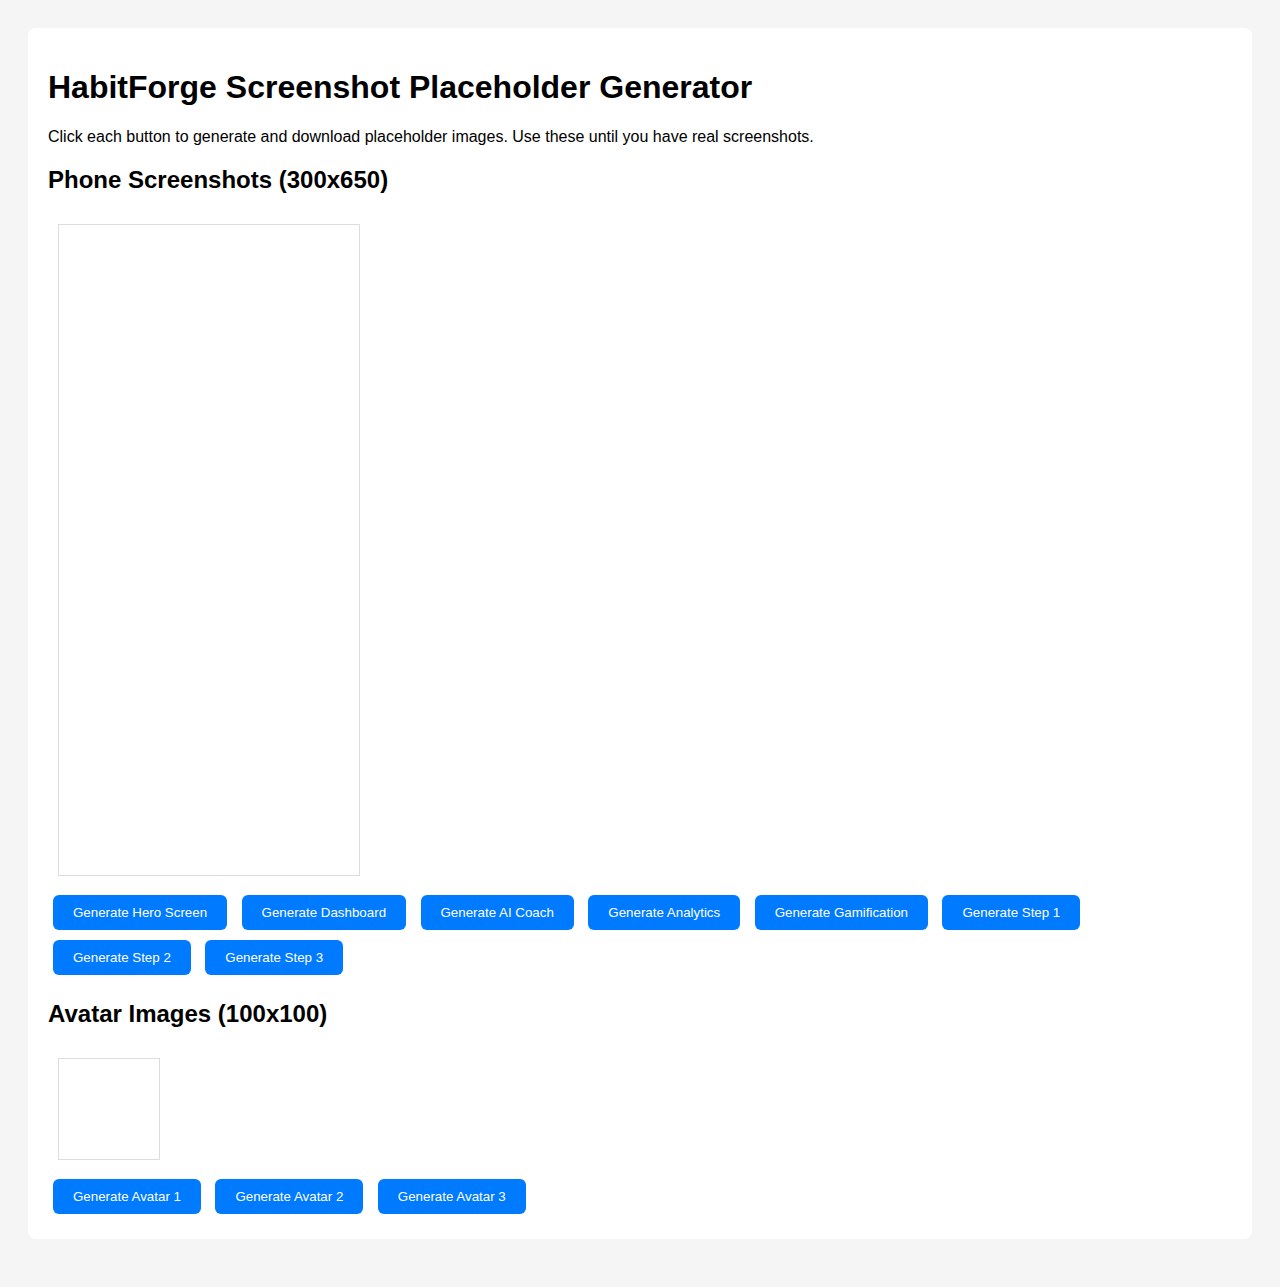
<file: placeholder-generator.html>
<!DOCTYPE html>
<html lang="en">
<head>
    <meta charset="UTF-8">
    <title>Screenshot Placeholder Generator</title>
    <style>
        body {
            font-family: -apple-system, BlinkMacSystemFont, 'Segoe UI', Roboto, sans-serif;
            padding: 20px;
            background: #f5f5f5;
        }
        .generator {
            background: white;
            padding: 20px;
            border-radius: 8px;
            margin-bottom: 20px;
        }
        canvas {
            border: 1px solid #ddd;
            margin: 10px;
        }
        button {
            background: #007AFF;
            color: white;
            border: none;
            padding: 10px 20px;
            border-radius: 6px;
            cursor: pointer;
            margin: 5px;
        }
        button:hover {
            background: #0051D5;
        }
    </style>
</head>
<body>
    <div class="generator">
        <h1>HabitForge Screenshot Placeholder Generator</h1>
        <p>Click each button to generate and download placeholder images. Use these until you have real screenshots.</p>
        
        <h2>Phone Screenshots (300x650)</h2>
        <canvas id="phone" width="300" height="650"></canvas>
        <br>
        <button onclick="generateHero()">Generate Hero Screen</button>
        <button onclick="generateDashboard()">Generate Dashboard</button>
        <button onclick="generateAICoach()">Generate AI Coach</button>
        <button onclick="generateAnalytics()">Generate Analytics</button>
        <button onclick="generateGamification()">Generate Gamification</button>
        <button onclick="generateStep(1)">Generate Step 1</button>
        <button onclick="generateStep(2)">Generate Step 2</button>
        <button onclick="generateStep(3)">Generate Step 3</button>
        
        <h2>Avatar Images (100x100)</h2>
        <canvas id="avatar" width="100" height="100"></canvas>
        <br>
        <button onclick="generateAvatar(1)">Generate Avatar 1</button>
        <button onclick="generateAvatar(2)">Generate Avatar 2</button>
        <button onclick="generateAvatar(3)">Generate Avatar 3</button>
    </div>

    <script>
        const phoneCanvas = document.getElementById('phone');
        const phoneCtx = phoneCanvas.getContext('2d');
        const avatarCanvas = document.getElementById('avatar');
        const avatarCtx = avatarCanvas.getContext('2d');

        function downloadCanvas(canvas, filename) {
            const link = document.createElement('a');
            link.download = filename;
            link.href = canvas.toDataURL();
            link.click();
        }

        function generateHero() {
            const gradient = phoneCtx.createLinearGradient(0, 0, 300, 650);
            gradient.addColorStop(0, '#007AFF');
            gradient.addColorStop(1, '#5856D6');
            phoneCtx.fillStyle = gradient;
            phoneCtx.fillRect(0, 0, 300, 650);
            
            phoneCtx.fillStyle = 'white';
            phoneCtx.font = 'bold 24px -apple-system, sans-serif';
            phoneCtx.textAlign = 'center';
            phoneCtx.fillText('HabitForge', 150, 100);
            phoneCtx.font = '16px -apple-system, sans-serif';
            phoneCtx.fillText('Hero Screen', 150, 130);
            
            // Simulate habit cards
            for (let i = 0; i < 3; i++) {
                phoneCtx.fillStyle = 'rgba(255, 255, 255, 0.9)';
                phoneCtx.roundRect(30, 200 + i * 120, 240, 100, 12);
                phoneCtx.fill();
            }
            
            downloadCanvas(phoneCanvas, 'hero-screen.png');
        }

        function generateDashboard() {
            phoneCtx.fillStyle = '#F5F7FA';
            phoneCtx.fillRect(0, 0, 300, 650);
            
            phoneCtx.fillStyle = '#007AFF';
            phoneCtx.font = 'bold 20px -apple-system, sans-serif';
            phoneCtx.textAlign = 'center';
            phoneCtx.fillText('Dashboard', 150, 50);
            
            // Simulate habit list
            const colors = ['#34C759', '#007AFF', '#FF9500', '#AF52DE', '#FF3B30'];
            for (let i = 0; i < 5; i++) {
                phoneCtx.fillStyle = 'white';
                phoneCtx.roundRect(20, 80 + i * 110, 260, 90, 8);
                phoneCtx.fill();
                
                phoneCtx.fillStyle = colors[i];
                phoneCtx.beginPath();
                phoneCtx.arc(50, 125 + i * 110, 20, 0, 2 * Math.PI);
                phoneCtx.fill();
            }
            
            downloadCanvas(phoneCanvas, 'dashboard.png');
        }

        function generateAICoach() {
            phoneCtx.fillStyle = '#667EEA';
            phoneCtx.fillRect(0, 0, 300, 650);
            
            phoneCtx.fillStyle = 'white';
            phoneCtx.font = 'bold 20px -apple-system, sans-serif';
            phoneCtx.textAlign = 'center';
            phoneCtx.fillText('AI Coach', 150, 50);
            phoneCtx.font = '60px -apple-system, sans-serif';
            phoneCtx.fillText('🧠', 150, 150);
            
            // AI message cards
            for (let i = 0; i < 3; i++) {
                phoneCtx.fillStyle = 'rgba(255, 255, 255, 0.9)';
                phoneCtx.roundRect(30, 220 + i * 130, 240, 110, 12);
                phoneCtx.fill();
            }
            
            downloadCanvas(phoneCanvas, 'ai-coach.png');
        }

        function generateAnalytics() {
            phoneCtx.fillStyle = '#F8F9FA';
            phoneCtx.fillRect(0, 0, 300, 650);
            
            phoneCtx.fillStyle = '#1C1C1E';
            phoneCtx.font = 'bold 20px -apple-system, sans-serif';
            phoneCtx.textAlign = 'center';
            phoneCtx.fillText('Analytics', 150, 50);
            
            // Heatmap grid
            const colors = ['#E5F7E5', '#A5E3A5', '#65C965', '#34C759'];
            for (let row = 0; row < 5; row++) {
                for (let col = 0; col < 7; col++) {
                    phoneCtx.fillStyle = colors[Math.floor(Math.random() * colors.length)];
                    phoneCtx.roundRect(30 + col * 35, 100 + row * 35, 30, 30, 4);
                    phoneCtx.fill();
                }
            }
            
            // Metric cards
            for (let i = 0; i < 4; i++) {
                phoneCtx.fillStyle = '#007AFF';
                phoneCtx.globalAlpha = 0.1;
                phoneCtx.roundRect(30 + (i % 2) * 125, 320 + Math.floor(i / 2) * 100, 110, 80, 8);
                phoneCtx.fill();
                phoneCtx.globalAlpha = 1;
            }
            
            downloadCanvas(phoneCanvas, 'analytics.png');
        }

        function generateGamification() {
            const gradient = phoneCtx.createLinearGradient(0, 0, 300, 650);
            gradient.addColorStop(0, '#FF9500');
            gradient.addColorStop(1, '#FF3B30');
            phoneCtx.fillStyle = gradient;
            phoneCtx.fillRect(0, 0, 300, 650);
            
            phoneCtx.fillStyle = 'white';
            phoneCtx.font = 'bold 20px -apple-system, sans-serif';
            phoneCtx.textAlign = 'center';
            phoneCtx.fillText('Level 12', 150, 50);
            phoneCtx.font = '60px -apple-system, sans-serif';
            phoneCtx.fillText('🏆', 150, 150);
            
            // XP Bar
            phoneCtx.fillStyle = 'rgba(255, 255, 255, 0.3)';
            phoneCtx.roundRect(30, 200, 240, 20, 10);
            phoneCtx.fill();
            phoneCtx.fillStyle = 'white';
            phoneCtx.roundRect(30, 200, 180, 20, 10);
            phoneCtx.fill();
            
            // Badges
            const badges = ['⭐', '🎯', '🔥', '💎'];
            for (let i = 0; i < 4; i++) {
                phoneCtx.font = '40px -apple-system, sans-serif';
                phoneCtx.fillText(badges[i], 60 + i * 60, 300);
            }
            
            downloadCanvas(phoneCanvas, 'gamification.png');
        }

        function generateStep(num) {
            const colors = ['#007AFF', '#34C759', '#AF52DE'];
            phoneCtx.fillStyle = colors[num - 1];
            phoneCtx.fillRect(0, 0, 300, 650);
            
            phoneCtx.fillStyle = 'white';
            phoneCtx.font = 'bold 60px -apple-system, sans-serif';
            phoneCtx.textAlign = 'center';
            phoneCtx.fillText(num, 150, 200);
            phoneCtx.font = 'bold 24px -apple-system, sans-serif';
            phoneCtx.fillText(`Step ${num}`, 150, 250);
            
            phoneCtx.fillStyle = 'rgba(255, 255, 255, 0.9)';
            phoneCtx.roundRect(30, 300, 240, 200, 12);
            phoneCtx.fill();
            
            downloadCanvas(phoneCanvas, `step-${num}.png`);
        }

        function generateAvatar(num) {
            const colors = ['#007AFF', '#34C759', '#FF9500'];
            avatarCtx.fillStyle = colors[num - 1];
            avatarCtx.beginPath();
            avatarCtx.arc(50, 50, 50, 0, 2 * Math.PI);
            avatarCtx.fill();
            
            avatarCtx.fillStyle = 'white';
            avatarCtx.font = 'bold 40px -apple-system, sans-serif';
            avatarCtx.textAlign = 'center';
            avatarCtx.textBaseline = 'middle';
            avatarCtx.fillText(num, 50, 50);
            
            downloadCanvas(avatarCanvas, `user${num}.jpg`);
        }

        // Polyfill for roundRect if needed
        if (!CanvasRenderingContext2D.prototype.roundRect) {
            CanvasRenderingContext2D.prototype.roundRect = function(x, y, width, height, radius) {
                if (width < 2 * radius) radius = width / 2;
                if (height < 2 * radius) radius = height / 2;
                this.beginPath();
                this.moveTo(x + radius, y);
                this.arcTo(x + width, y, x + width, y + height, radius);
                this.arcTo(x + width, y + height, x, y + height, radius);
                this.arcTo(x, y + height, x, y, radius);
                this.arcTo(x, y, x + width, y, radius);
                this.closePath();
            };
        }
    </script>
</body>
</html>
</file>
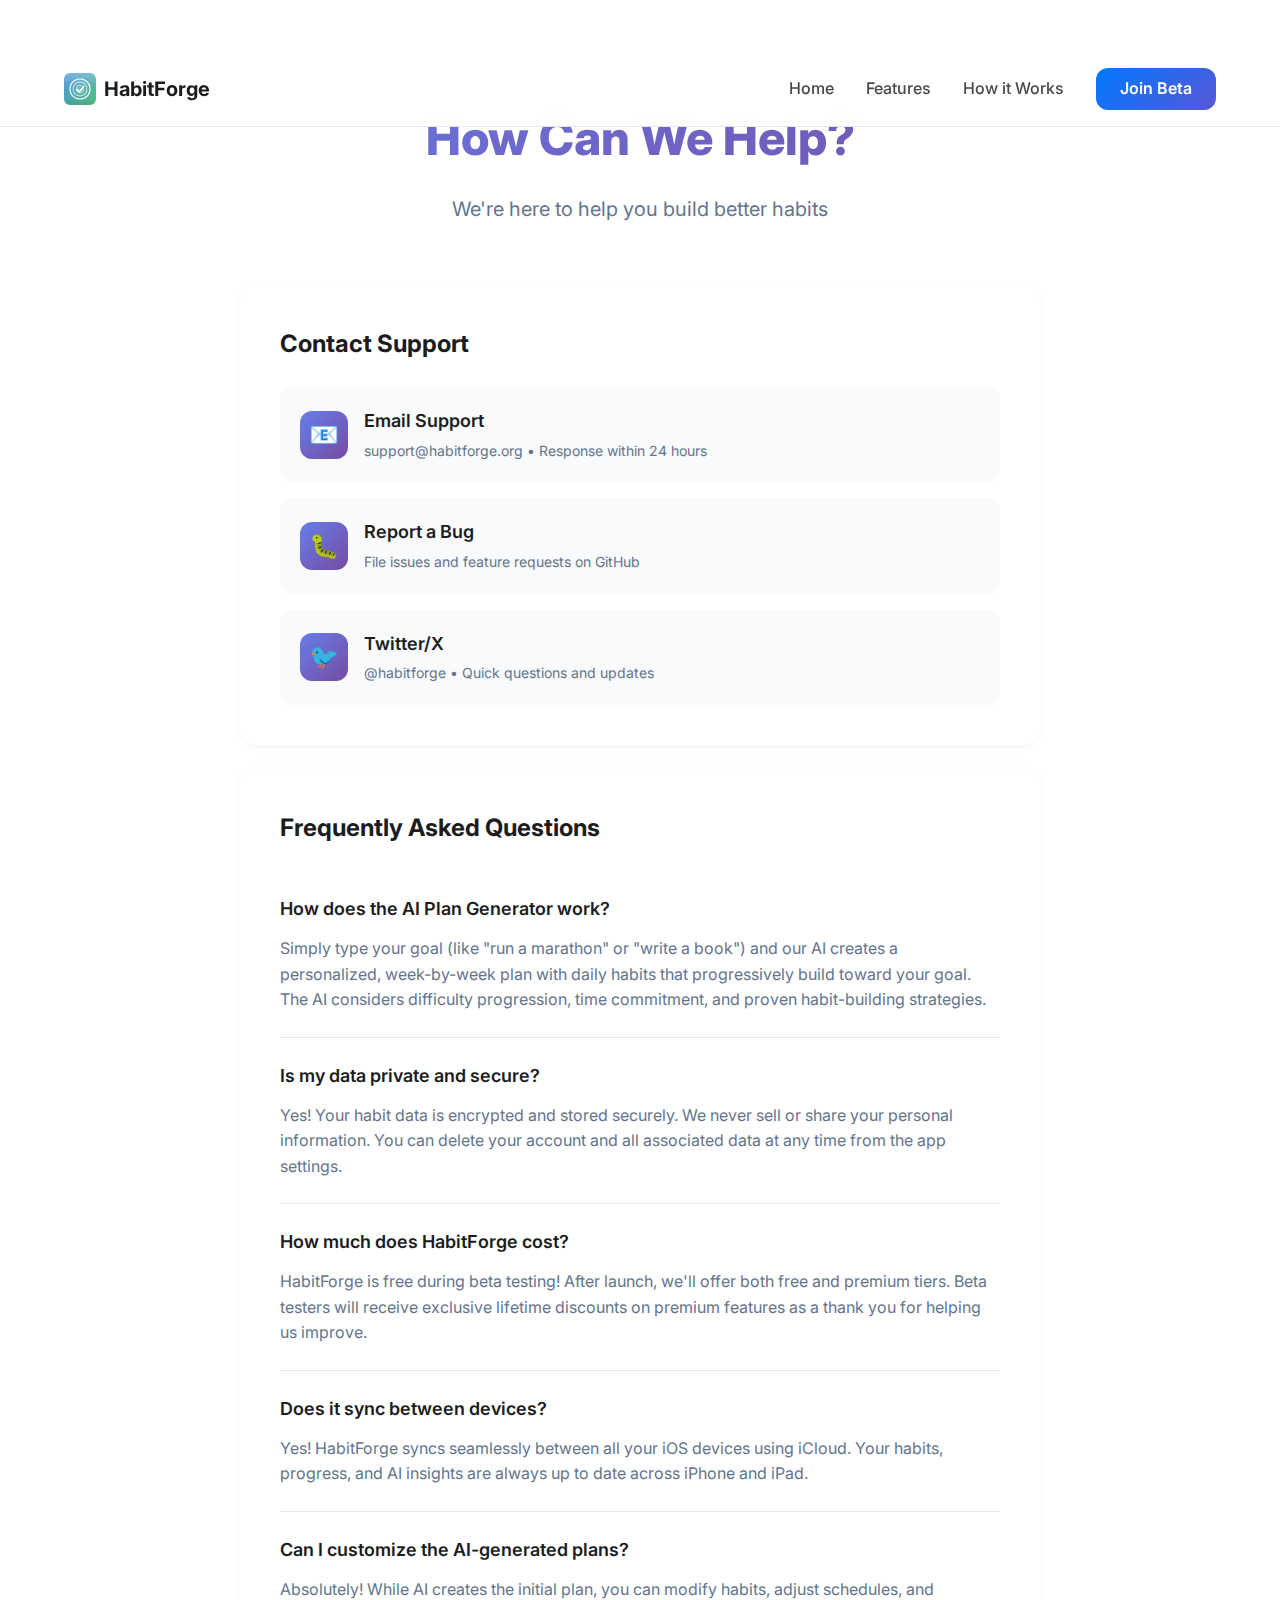
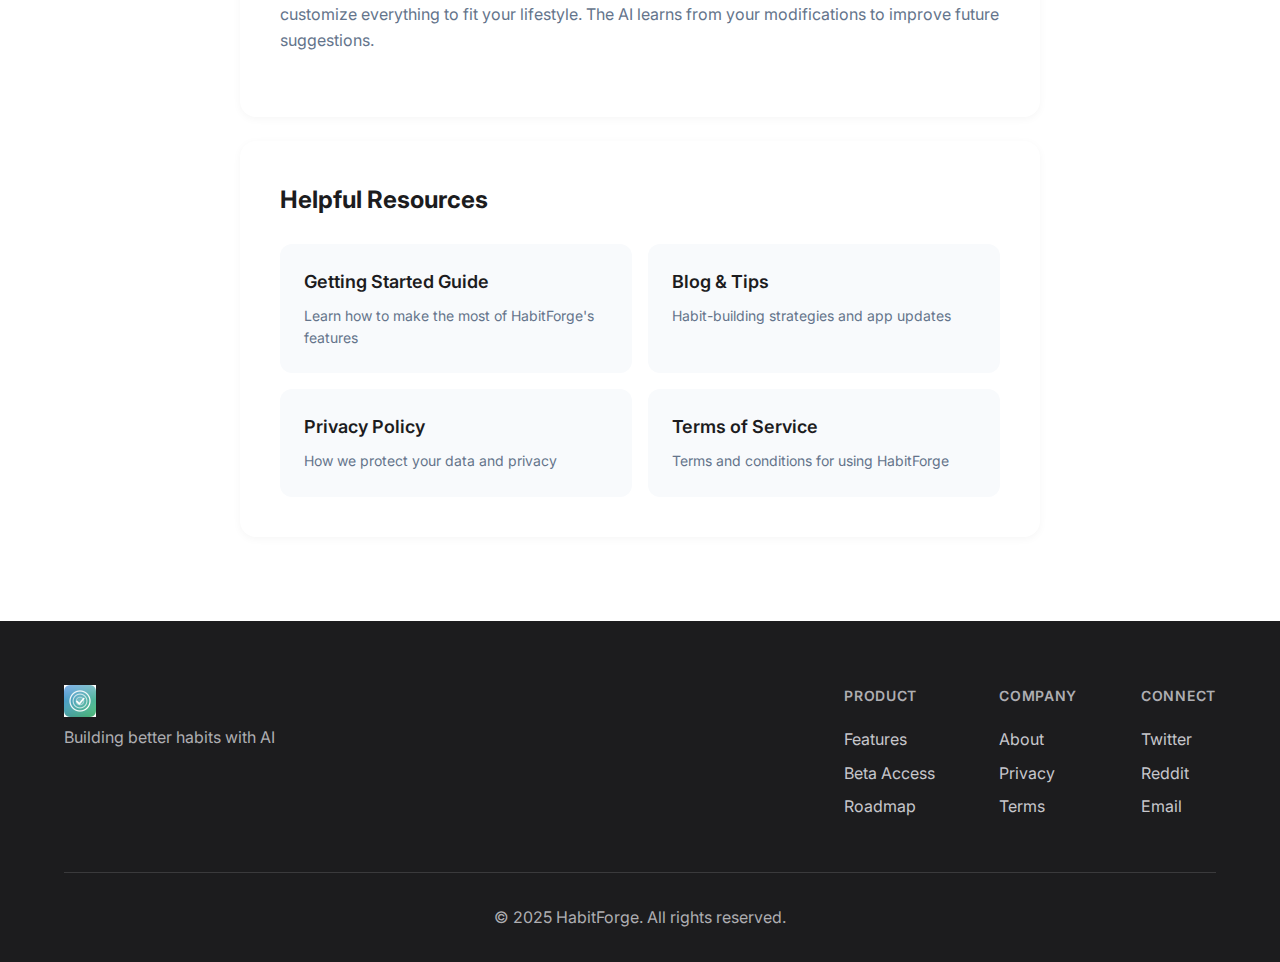
<file: support.html>
<!DOCTYPE html>
<html lang="en">
<head>
    <meta charset="UTF-8">
    <meta name="viewport" content="width=device-width, initial-scale=1.0">
    <title>Support - HabitForge</title>
    <meta name="description" content="Get help with HabitForge - AI-powered habit tracking app. Contact support, view FAQs, and find helpful resources.">
    
    <!-- Favicon -->
    <link rel="icon" type="image/png" href="favicon.png">
    
    <!-- Fonts -->
    <link rel="preconnect" href="https://fonts.googleapis.com">
    <link rel="preconnect" href="https://fonts.gstatic.com" crossorigin>
    <link href="https://fonts.googleapis.com/css2?family=Inter:wght@400;500;600;700;800&display=swap" rel="stylesheet">
    
    <!-- Styles -->
    <link rel="stylesheet" href="styles.css">
    <style>
        .support-page {
            padding: 100px 0 60px;
            min-height: 100vh;
        }
        
        .support-header {
            text-align: center;
            margin-bottom: 60px;
        }
        
        .support-title {
            font-size: 48px;
            font-weight: 800;
            margin-bottom: 16px;
            background: linear-gradient(135deg, #667EEA 0%, #764BA2 100%);
            -webkit-background-clip: text;
            -webkit-text-fill-color: transparent;
        }
        
        .support-subtitle {
            font-size: 20px;
            color: #64748b;
        }
        
        .support-content {
            max-width: 800px;
            margin: 0 auto;
        }
        
        .support-section {
            background: white;
            border-radius: 16px;
            padding: 40px;
            margin-bottom: 24px;
            box-shadow: 0 2px 8px rgba(0, 0, 0, 0.04);
        }
        
        .support-section h2 {
            font-size: 24px;
            font-weight: 700;
            margin-bottom: 24px;
        }
        
        .contact-methods {
            display: grid;
            gap: 16px;
        }
        
        .contact-method {
            display: flex;
            align-items: center;
            gap: 16px;
            padding: 20px;
            background: #f8fafc;
            border-radius: 12px;
            text-decoration: none;
            color: inherit;
            transition: all 0.2s;
        }
        
        .contact-method:hover {
            background: #f1f5f9;
            transform: translateX(4px);
        }
        
        .contact-icon {
            width: 48px;
            height: 48px;
            background: linear-gradient(135deg, #667EEA 0%, #764BA2 100%);
            border-radius: 12px;
            display: flex;
            align-items: center;
            justify-content: center;
            color: white;
            font-size: 24px;
        }
        
        .contact-info h3 {
            font-size: 18px;
            font-weight: 600;
            margin-bottom: 4px;
        }
        
        .contact-info p {
            color: #64748b;
            font-size: 14px;
        }
        
        .faq-item {
            padding: 24px 0;
            border-bottom: 1px solid #e2e8f0;
        }
        
        .faq-item:last-child {
            border-bottom: none;
        }
        
        .faq-question {
            font-size: 18px;
            font-weight: 600;
            margin-bottom: 12px;
        }
        
        .faq-answer {
            color: #64748b;
            line-height: 1.6;
        }
        
        .resources-grid {
            display: grid;
            grid-template-columns: repeat(auto-fit, minmax(250px, 1fr));
            gap: 16px;
        }
        
        .resource-card {
            padding: 24px;
            background: #f8fafc;
            border-radius: 12px;
            text-decoration: none;
            color: inherit;
            transition: all 0.2s;
        }
        
        .resource-card:hover {
            background: #f1f5f9;
            transform: translateY(-2px);
        }
        
        .resource-card h3 {
            font-size: 18px;
            font-weight: 600;
            margin-bottom: 8px;
        }
        
        .resource-card p {
            color: #64748b;
            font-size: 14px;
        }
    </style>
</head>
<body>
    <!-- Navigation -->
    <nav class="nav">
        <div class="container">
            <div class="nav-content">
                <div class="logo">
                    <img src="icon.png" alt="HabitForge" class="logo-icon">
                    <span class="logo-text">HabitForge</span>
                </div>
                <div class="nav-links">
                    <a href="index.html" class="nav-link">Home</a>
                    <a href="index.html#features" class="nav-link">Features</a>
                    <a href="index.html#how-it-works" class="nav-link">How it Works</a>
                    <a href="https://testflight.apple.com/join/x2ZKZeht" target="_blank" class="btn btn-primary">Join Beta</a>
                </div>
            </div>
        </div>
    </nav>

    <!-- Support Content -->
    <div class="support-page">
        <div class="container">
            <div class="support-header">
                <h1 class="support-title">How Can We Help?</h1>
                <p class="support-subtitle">We're here to help you build better habits</p>
            </div>
            
            <div class="support-content">
                <!-- Contact Section -->
                <div class="support-section">
                    <h2>Contact Support</h2>
                    <div class="contact-methods">
                        <a href="mailto:support@habitforge.org" class="contact-method">
                            <div class="contact-icon">📧</div>
                            <div class="contact-info">
                                <h3>Email Support</h3>
                                <p>support@habitforge.org • Response within 24 hours</p>
                            </div>
                        </a>
                        
                        <a href="https://github.com/habitforge/support/issues" target="_blank" class="contact-method">
                            <div class="contact-icon">🐛</div>
                            <div class="contact-info">
                                <h3>Report a Bug</h3>
                                <p>File issues and feature requests on GitHub</p>
                            </div>
                        </a>
                        
                        <a href="https://twitter.com/habitforge" target="_blank" class="contact-method">
                            <div class="contact-icon">🐦</div>
                            <div class="contact-info">
                                <h3>Twitter/X</h3>
                                <p>@habitforge • Quick questions and updates</p>
                            </div>
                        </a>
                    </div>
                </div>
                
                <!-- FAQ Section -->
                <div class="support-section">
                    <h2>Frequently Asked Questions</h2>
                    <div class="faq-list">
                        <div class="faq-item">
                            <div class="faq-question">How does the AI Plan Generator work?</div>
                            <div class="faq-answer">
                                Simply type your goal (like "run a marathon" or "write a book") and our AI creates a personalized, week-by-week plan with daily habits that progressively build toward your goal. The AI considers difficulty progression, time commitment, and proven habit-building strategies.
                            </div>
                        </div>
                        
                        <div class="faq-item">
                            <div class="faq-question">Is my data private and secure?</div>
                            <div class="faq-answer">
                                Yes! Your habit data is encrypted and stored securely. We never sell or share your personal information. You can delete your account and all associated data at any time from the app settings.
                            </div>
                        </div>
                        
                        <div class="faq-item">
                            <div class="faq-question">How much does HabitForge cost?</div>
                            <div class="faq-answer">
                                HabitForge is free during beta testing! After launch, we'll offer both free and premium tiers. Beta testers will receive exclusive lifetime discounts on premium features as a thank you for helping us improve.
                            </div>
                        </div>
                        
                        <div class="faq-item">
                            <div class="faq-question">Does it sync between devices?</div>
                            <div class="faq-answer">
                                Yes! HabitForge syncs seamlessly between all your iOS devices using iCloud. Your habits, progress, and AI insights are always up to date across iPhone and iPad.
                            </div>
                        </div>
                        
                        <div class="faq-item">
                            <div class="faq-question">Can I customize the AI-generated plans?</div>
                            <div class="faq-answer">
                                Absolutely! While AI creates the initial plan, you can modify habits, adjust schedules, and customize everything to fit your lifestyle. The AI learns from your modifications to improve future suggestions.
                            </div>
                        </div>
                    </div>
                </div>
                
                <!-- Resources Section -->
                <div class="support-section">
                    <h2>Helpful Resources</h2>
                    <div class="resources-grid">
                        <a href="https://habitforge.org/getting-started" class="resource-card">
                            <h3>Getting Started Guide</h3>
                            <p>Learn how to make the most of HabitForge's features</p>
                        </a>
                        
                        <a href="https://habitforge.org/blog" class="resource-card">
                            <h3>Blog & Tips</h3>
                            <p>Habit-building strategies and app updates</p>
                        </a>
                        
                        <a href="privacy.html" class="resource-card">
                            <h3>Privacy Policy</h3>
                            <p>How we protect your data and privacy</p>
                        </a>
                        
                        <a href="terms.html" class="resource-card">
                            <h3>Terms of Service</h3>
                            <p>Terms and conditions for using HabitForge</p>
                        </a>
                    </div>
                </div>
            </div>
        </div>
    </div>

    <!-- Footer -->
    <footer class="footer">
        <div class="container">
            <div class="footer-content">
                <div class="footer-brand">
                    <div class="logo">
                        <img src="icon.png" alt="HabitForge" class="logo-icon">
                        <span class="logo-text">HabitForge</span>
                    </div>
                    <p class="footer-tagline">Building better habits with AI</p>
                </div>
                <div class="footer-links">
                    <div class="footer-column">
                        <h4>Product</h4>
                        <a href="index.html#features">Features</a>
                        <a href="https://testflight.apple.com/join/x2ZKZeht">Beta Access</a>
                        <a href="#">Roadmap</a>
                    </div>
                    <div class="footer-column">
                        <h4>Company</h4>
                        <a href="#">About</a>
                        <a href="privacy.html">Privacy</a>
                        <a href="terms.html">Terms</a>
                    </div>
                    <div class="footer-column">
                        <h4>Connect</h4>
                        <a href="https://twitter.com/habitforge">Twitter</a>
                        <a href="#">Reddit</a>
                        <a href="mailto:support@habitforge.org">Email</a>
                    </div>
                </div>
            </div>
            <div class="footer-bottom">
                <p>&copy; 2025 HabitForge. All rights reserved.</p>
            </div>
        </div>
    </footer>

    <script src="script.js"></script>
</body>
</html>
</file>
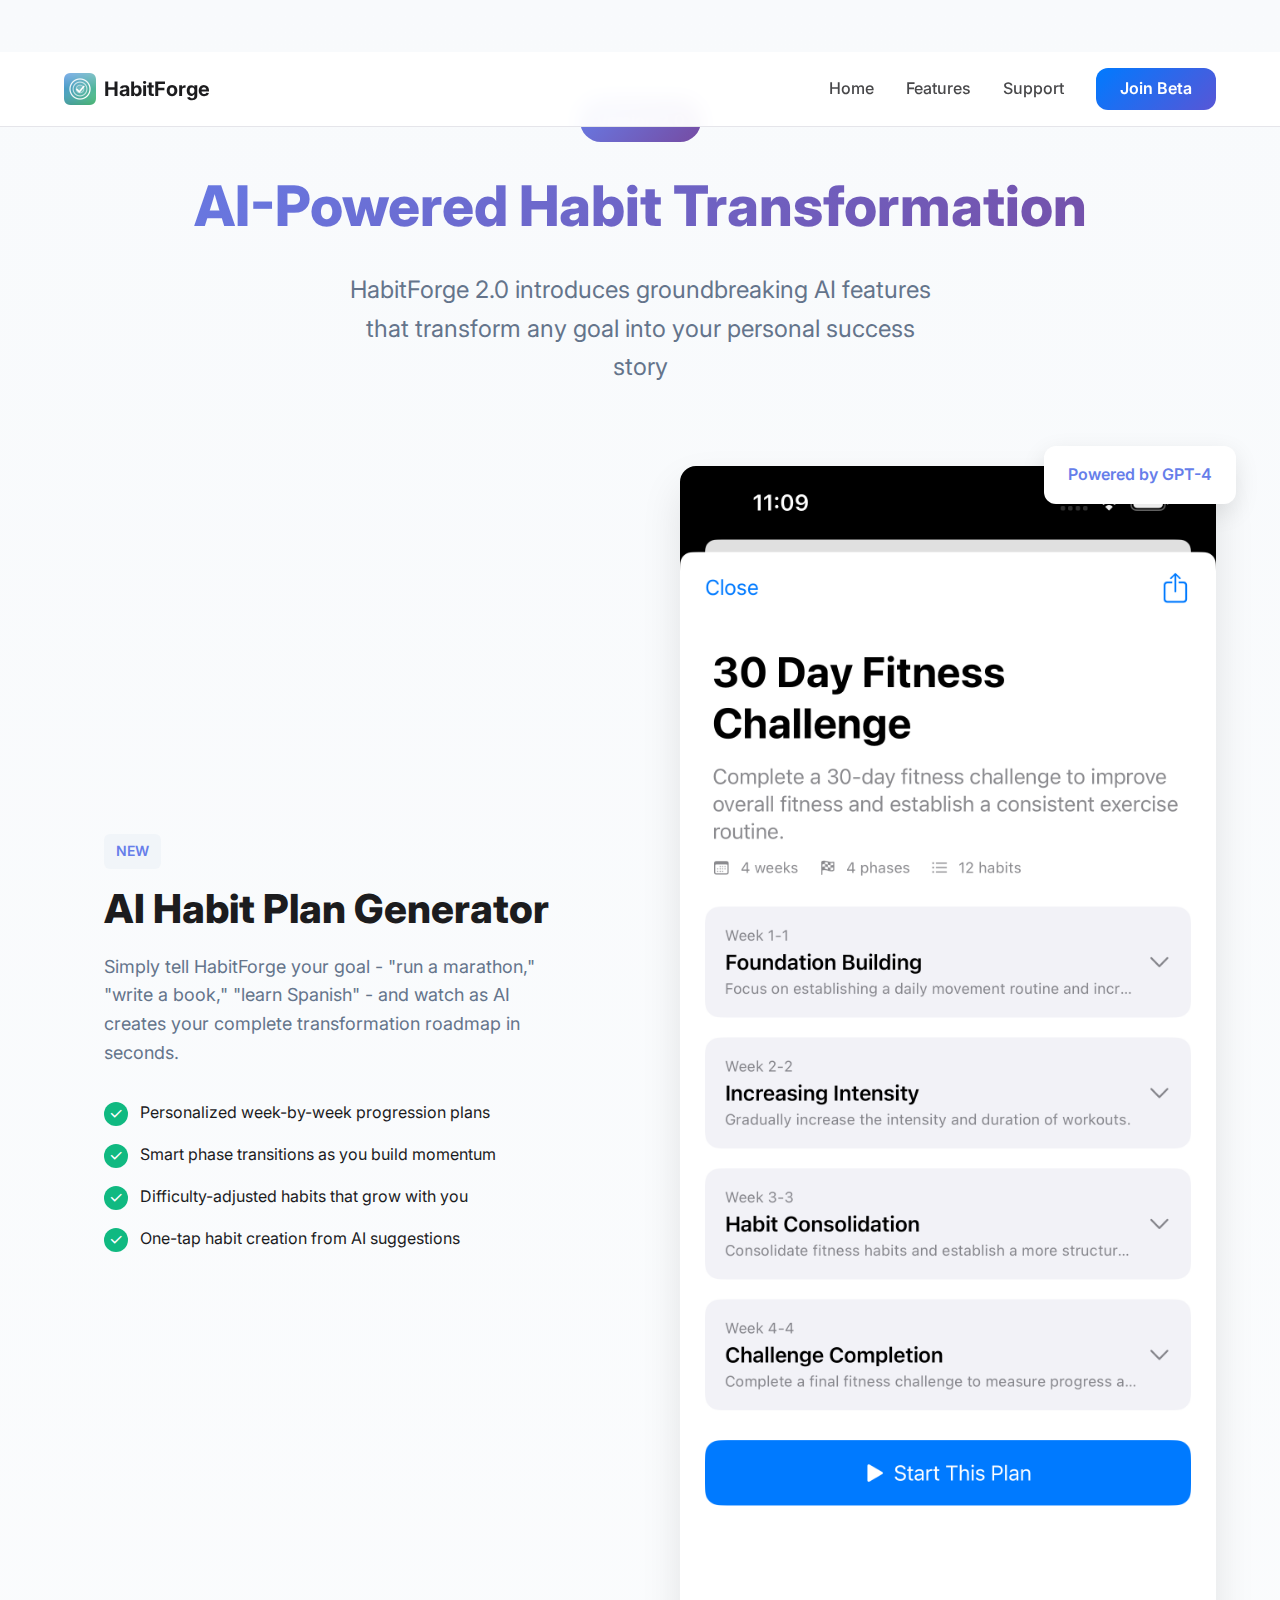
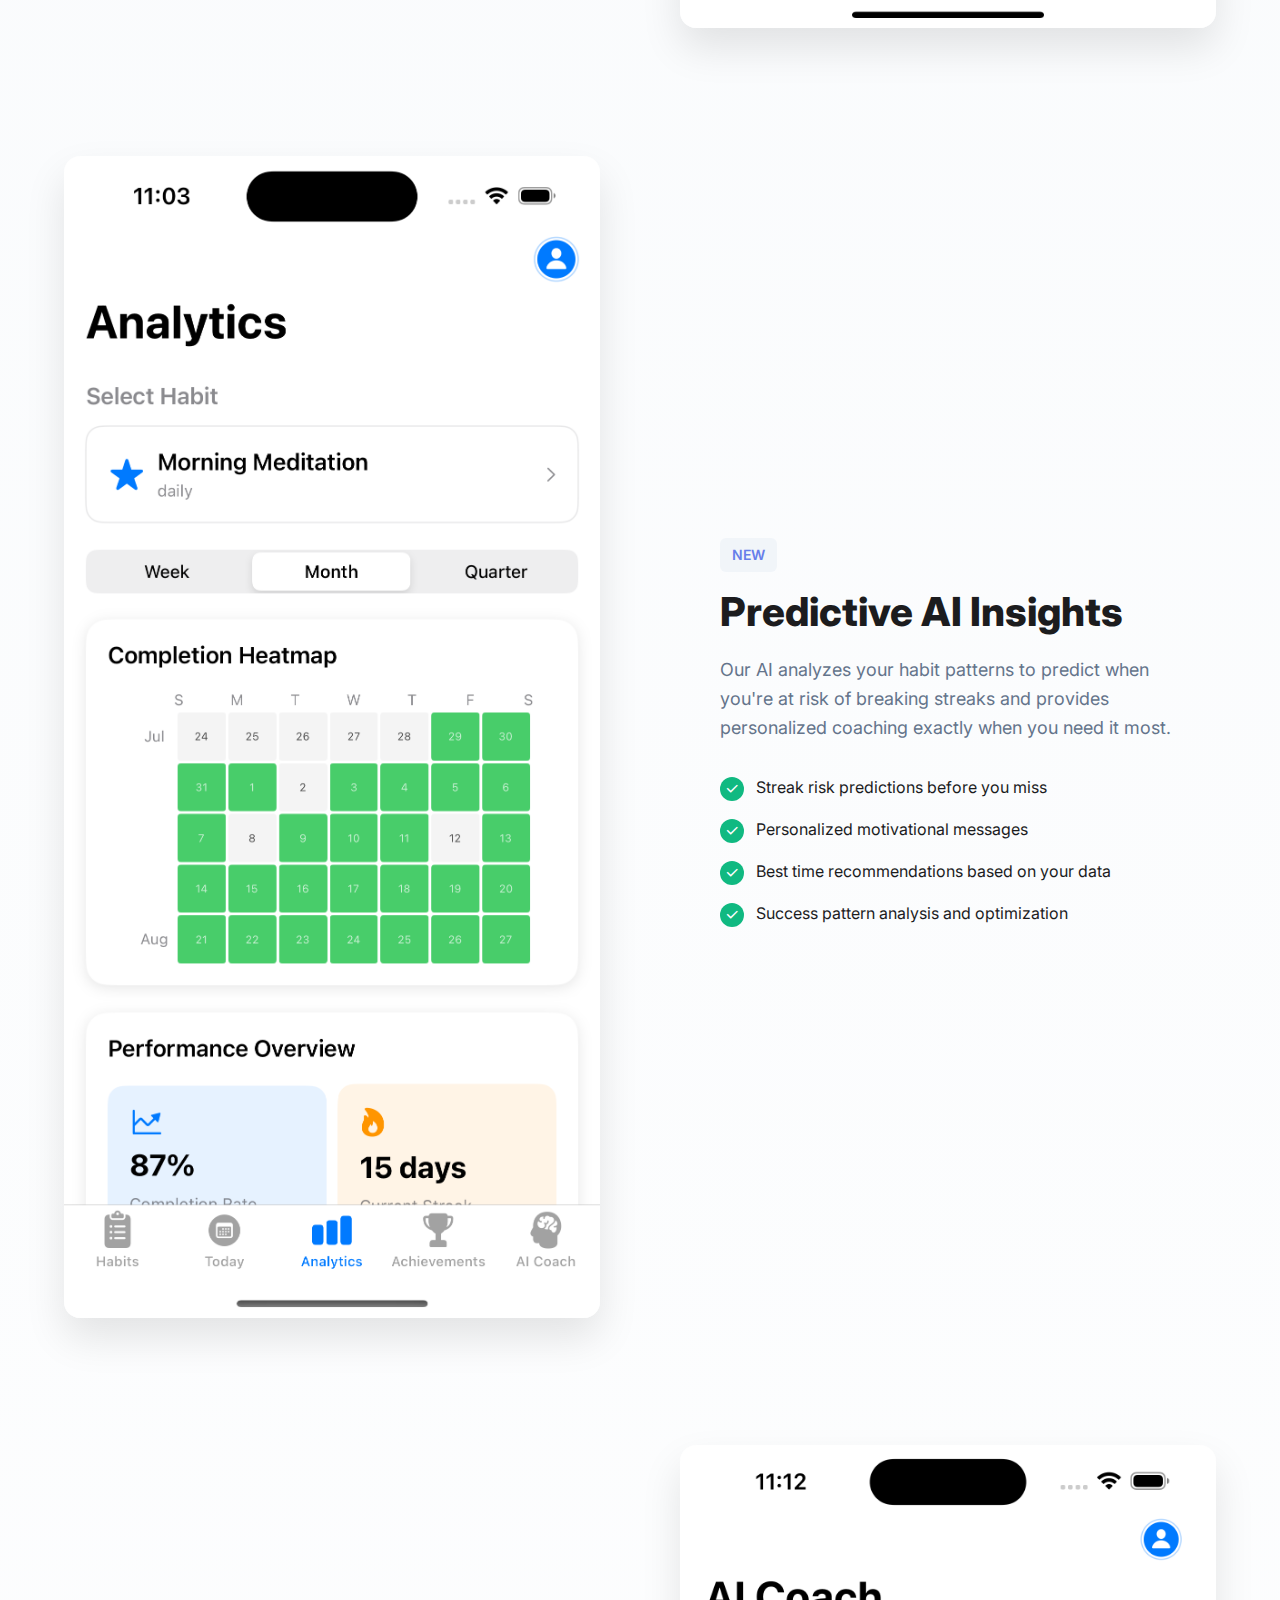
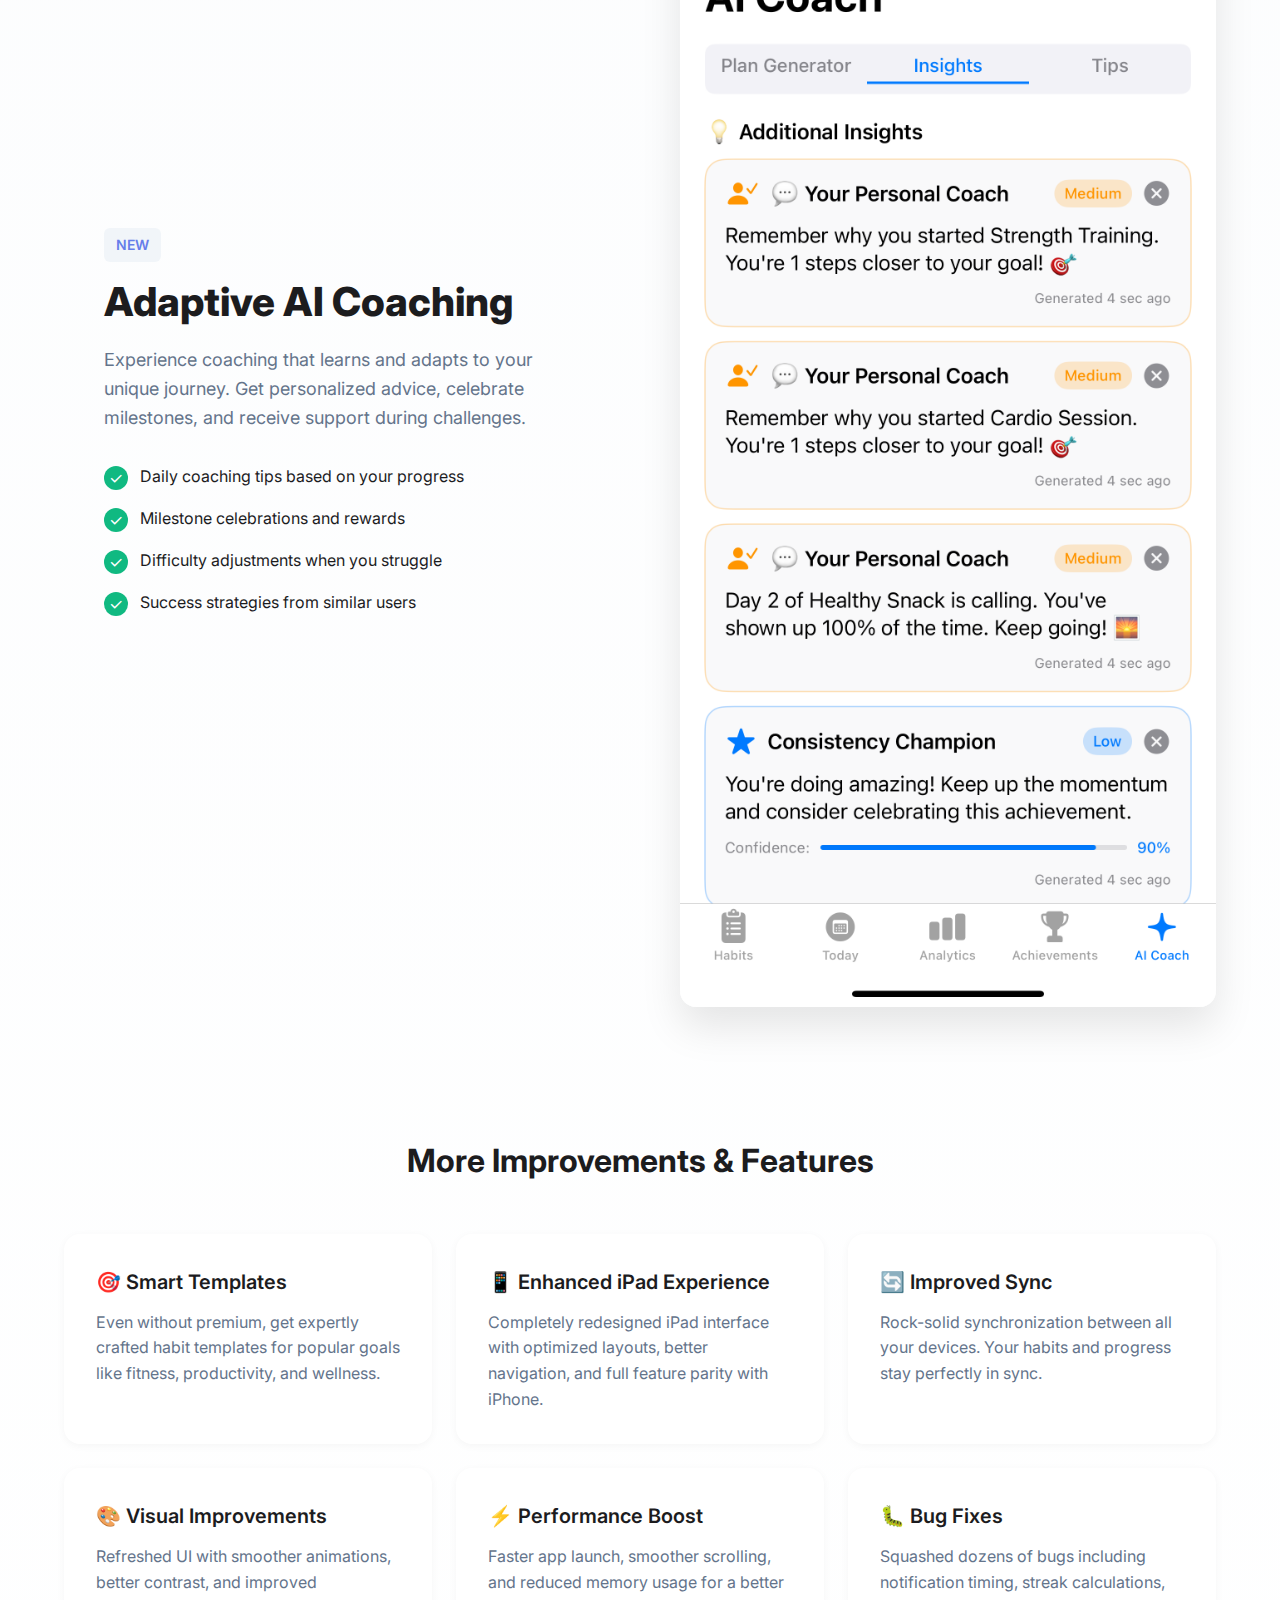
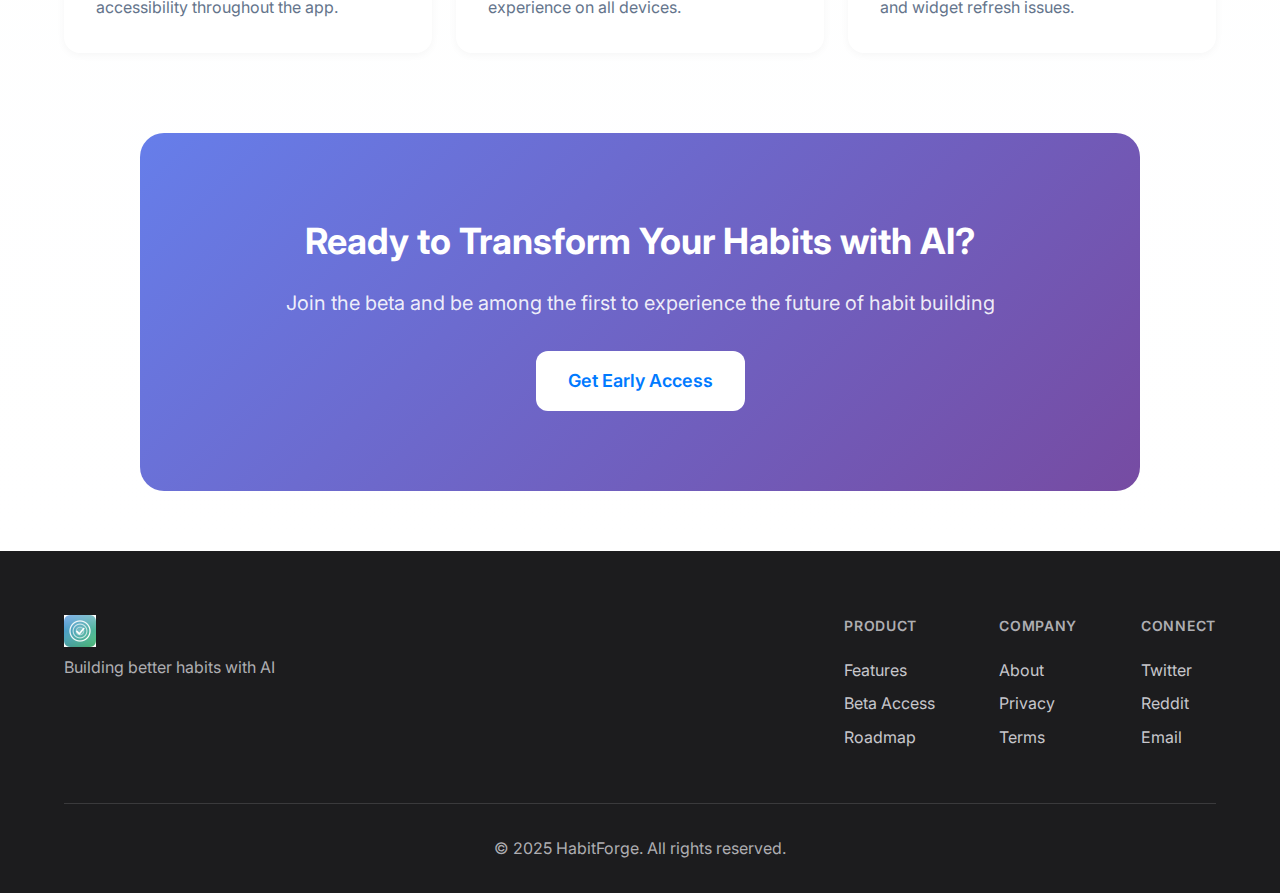
<file: whats-new.html>
<!DOCTYPE html>
<html lang="en">
<head>
    <meta charset="UTF-8">
    <meta name="viewport" content="width=device-width, initial-scale=1.0">
    <title>What's New - HabitForge 2.0</title>
    <meta name="description" content="HabitForge 2.0 introduces AI-powered habit planning, smart insights, and personalized coaching to transform how you build lasting habits.">
    
    <!-- Favicon -->
    <link rel="icon" type="image/png" href="favicon.png">
    
    <!-- Fonts -->
    <link rel="preconnect" href="https://fonts.googleapis.com">
    <link rel="preconnect" href="https://fonts.gstatic.com" crossorigin>
    <link href="https://fonts.googleapis.com/css2?family=Inter:wght@400;500;600;700;800&display=swap" rel="stylesheet">
    
    <!-- Styles -->
    <link rel="stylesheet" href="styles.css">
    <style>
        .whats-new-page {
            padding: 100px 0 60px;
            min-height: 100vh;
            background: linear-gradient(180deg, #f8fafc 0%, #ffffff 100%);
        }
        
        .whats-new-header {
            text-align: center;
            margin-bottom: 80px;
        }
        
        .version-badge {
            display: inline-block;
            padding: 8px 16px;
            background: linear-gradient(135deg, #667EEA 0%, #764BA2 100%);
            color: white;
            border-radius: 24px;
            font-weight: 600;
            margin-bottom: 20px;
        }
        
        .whats-new-title {
            font-size: 56px;
            font-weight: 800;
            margin-bottom: 20px;
            background: linear-gradient(135deg, #667EEA 0%, #764BA2 100%);
            -webkit-background-clip: text;
            -webkit-text-fill-color: transparent;
        }
        
        .whats-new-subtitle {
            font-size: 24px;
            color: #64748b;
            max-width: 600px;
            margin: 0 auto;
        }
        
        .feature-showcase {
            max-width: 1200px;
            margin: 0 auto 80px;
        }
        
        .major-feature {
            display: grid;
            grid-template-columns: 1fr 1fr;
            gap: 80px;
            align-items: center;
            margin-bottom: 120px;
        }
        
        .major-feature:nth-child(even) {
            grid-template-columns: 1fr 1fr;
        }
        
        .major-feature:nth-child(even) .feature-content {
            order: 2;
        }
        
        .major-feature:nth-child(even) .feature-visual {
            order: 1;
        }
        
        .feature-content {
            padding: 40px;
        }
        
        .feature-tag {
            display: inline-block;
            padding: 6px 12px;
            background: #f1f5f9;
            color: #667EEA;
            border-radius: 6px;
            font-size: 14px;
            font-weight: 600;
            margin-bottom: 16px;
        }
        
        .feature-content h2 {
            font-size: 40px;
            font-weight: 800;
            margin-bottom: 20px;
            line-height: 1.2;
        }
        
        .feature-content p {
            font-size: 18px;
            color: #64748b;
            line-height: 1.6;
            margin-bottom: 32px;
        }
        
        .feature-benefits {
            list-style: none;
            padding: 0;
        }
        
        .feature-benefits li {
            display: flex;
            align-items: start;
            gap: 12px;
            margin-bottom: 16px;
        }
        
        .benefit-icon {
            width: 24px;
            height: 24px;
            background: #10b981;
            border-radius: 50%;
            display: flex;
            align-items: center;
            justify-content: center;
            color: white;
            flex-shrink: 0;
            margin-top: 2px;
        }
        
        .feature-visual {
            position: relative;
        }
        
        .feature-image {
            width: 100%;
            height: auto;
            border-radius: 16px;
            box-shadow: 0 20px 40px rgba(0, 0, 0, 0.1);
        }
        
        .floating-badge {
            position: absolute;
            top: -20px;
            right: -20px;
            background: white;
            padding: 16px 24px;
            border-radius: 12px;
            box-shadow: 0 8px 24px rgba(0, 0, 0, 0.1);
            font-weight: 600;
            color: #667EEA;
        }
        
        .minor-features {
            max-width: 1200px;
            margin: 0 auto 80px;
        }
        
        .minor-features h2 {
            text-align: center;
            font-size: 32px;
            font-weight: 700;
            margin-bottom: 48px;
        }
        
        .features-grid {
            display: grid;
            grid-template-columns: repeat(auto-fit, minmax(350px, 1fr));
            gap: 24px;
        }
        
        .minor-feature-card {
            background: white;
            padding: 32px;
            border-radius: 16px;
            box-shadow: 0 2px 8px rgba(0, 0, 0, 0.04);
        }
        
        .minor-feature-card h3 {
            font-size: 20px;
            font-weight: 600;
            margin-bottom: 12px;
            display: flex;
            align-items: center;
            gap: 8px;
        }
        
        .minor-feature-card p {
            color: #64748b;
            line-height: 1.6;
        }
        
        .update-cta {
            text-align: center;
            padding: 80px 0;
            background: linear-gradient(135deg, #667EEA 0%, #764BA2 100%);
            border-radius: 24px;
            max-width: 1000px;
            margin: 0 auto;
        }
        
        .update-cta h2 {
            color: white;
            font-size: 36px;
            font-weight: 700;
            margin-bottom: 16px;
        }
        
        .update-cta p {
            color: rgba(255, 255, 255, 0.9);
            font-size: 20px;
            margin-bottom: 32px;
        }
        
        @media (max-width: 768px) {
            .major-feature {
                grid-template-columns: 1fr;
                gap: 40px;
            }
            
            .major-feature:nth-child(even) .feature-content {
                order: 1;
            }
            
            .major-feature:nth-child(even) .feature-visual {
                order: 2;
            }
            
            .whats-new-title {
                font-size: 40px;
            }
            
            .feature-content h2 {
                font-size: 32px;
            }
        }
    </style>
</head>
<body>
    <!-- Navigation -->
    <nav class="nav">
        <div class="container">
            <div class="nav-content">
                <div class="logo">
                    <img src="icon.png" alt="HabitForge" class="logo-icon">
                    <span class="logo-text">HabitForge</span>
                </div>
                <div class="nav-links">
                    <a href="index.html" class="nav-link">Home</a>
                    <a href="index.html#features" class="nav-link">Features</a>
                    <a href="support.html" class="nav-link">Support</a>
                    <a href="https://testflight.apple.com/join/x2ZKZeht" target="_blank" class="btn btn-primary">Join Beta</a>
                </div>
            </div>
        </div>
    </nav>

    <!-- What's New Content -->
    <div class="whats-new-page">
        <div class="container">
            <div class="whats-new-header">
                <div class="version-badge">Version 2.0</div>
                <h1 class="whats-new-title">AI-Powered Habit Transformation</h1>
                <p class="whats-new-subtitle">HabitForge 2.0 introduces groundbreaking AI features that transform any goal into your personal success story</p>
            </div>
            
            <!-- Major Features -->
            <div class="feature-showcase">
                <!-- AI Plan Generator -->
                <div class="major-feature">
                    <div class="feature-content">
                        <div class="feature-tag">NEW</div>
                        <h2>AI Habit Plan Generator</h2>
                        <p>Simply tell HabitForge your goal - "run a marathon," "write a book," "learn Spanish" - and watch as AI creates your complete transformation roadmap in seconds.</p>
                        <ul class="feature-benefits">
                            <li>
                                <div class="benefit-icon">✓</div>
                                <span>Personalized week-by-week progression plans</span>
                            </li>
                            <li>
                                <div class="benefit-icon">✓</div>
                                <span>Smart phase transitions as you build momentum</span>
                            </li>
                            <li>
                                <div class="benefit-icon">✓</div>
                                <span>Difficulty-adjusted habits that grow with you</span>
                            </li>
                            <li>
                                <div class="benefit-icon">✓</div>
                                <span>One-tap habit creation from AI suggestions</span>
                            </li>
                        </ul>
                    </div>
                    <div class="feature-visual">
                        <img src="screenshots/step-1.png" alt="AI Plan Generator" class="feature-image">
                        <div class="floating-badge">Powered by GPT-4</div>
                    </div>
                </div>
                
                <!-- Smart Insights -->
                <div class="major-feature">
                    <div class="feature-content">
                        <div class="feature-tag">NEW</div>
                        <h2>Predictive AI Insights</h2>
                        <p>Our AI analyzes your habit patterns to predict when you're at risk of breaking streaks and provides personalized coaching exactly when you need it most.</p>
                        <ul class="feature-benefits">
                            <li>
                                <div class="benefit-icon">✓</div>
                                <span>Streak risk predictions before you miss</span>
                            </li>
                            <li>
                                <div class="benefit-icon">✓</div>
                                <span>Personalized motivational messages</span>
                            </li>
                            <li>
                                <div class="benefit-icon">✓</div>
                                <span>Best time recommendations based on your data</span>
                            </li>
                            <li>
                                <div class="benefit-icon">✓</div>
                                <span>Success pattern analysis and optimization</span>
                            </li>
                        </ul>
                    </div>
                    <div class="feature-visual">
                        <img src="screenshots/analytics.png" alt="AI Insights" class="feature-image">
                    </div>
                </div>
                
                <!-- Adaptive Coaching -->
                <div class="major-feature">
                    <div class="feature-content">
                        <div class="feature-tag">NEW</div>
                        <h2>Adaptive AI Coaching</h2>
                        <p>Experience coaching that learns and adapts to your unique journey. Get personalized advice, celebrate milestones, and receive support during challenges.</p>
                        <ul class="feature-benefits">
                            <li>
                                <div class="benefit-icon">✓</div>
                                <span>Daily coaching tips based on your progress</span>
                            </li>
                            <li>
                                <div class="benefit-icon">✓</div>
                                <span>Milestone celebrations and rewards</span>
                            </li>
                            <li>
                                <div class="benefit-icon">✓</div>
                                <span>Difficulty adjustments when you struggle</span>
                            </li>
                            <li>
                                <div class="benefit-icon">✓</div>
                                <span>Success strategies from similar users</span>
                            </li>
                        </ul>
                    </div>
                    <div class="feature-visual">
                        <img src="screenshots/ai-coach.png" alt="AI Coaching" class="feature-image">
                    </div>
                </div>
            </div>
            
            <!-- Minor Features -->
            <div class="minor-features">
                <h2>More Improvements & Features</h2>
                <div class="features-grid">
                    <div class="minor-feature-card">
                        <h3>🎯 Smart Templates</h3>
                        <p>Even without premium, get expertly crafted habit templates for popular goals like fitness, productivity, and wellness.</p>
                    </div>
                    
                    <div class="minor-feature-card">
                        <h3>📱 Enhanced iPad Experience</h3>
                        <p>Completely redesigned iPad interface with optimized layouts, better navigation, and full feature parity with iPhone.</p>
                    </div>
                    
                    <div class="minor-feature-card">
                        <h3>🔄 Improved Sync</h3>
                        <p>Rock-solid synchronization between all your devices. Your habits and progress stay perfectly in sync.</p>
                    </div>
                    
                    <div class="minor-feature-card">
                        <h3>🎨 Visual Improvements</h3>
                        <p>Refreshed UI with smoother animations, better contrast, and improved accessibility throughout the app.</p>
                    </div>
                    
                    <div class="minor-feature-card">
                        <h3>⚡ Performance Boost</h3>
                        <p>Faster app launch, smoother scrolling, and reduced memory usage for a better experience on all devices.</p>
                    </div>
                    
                    <div class="minor-feature-card">
                        <h3>🐛 Bug Fixes</h3>
                        <p>Squashed dozens of bugs including notification timing, streak calculations, and widget refresh issues.</p>
                    </div>
                </div>
            </div>
            
            <!-- CTA -->
            <div class="update-cta">
                <h2>Ready to Transform Your Habits with AI?</h2>
                <p>Join the beta and be among the first to experience the future of habit building</p>
                <a href="https://testflight.apple.com/join/x2ZKZeht" target="_blank" class="btn btn-large btn-white">
                    Get Early Access
                </a>
            </div>
        </div>
    </div>

    <!-- Footer -->
    <footer class="footer">
        <div class="container">
            <div class="footer-content">
                <div class="footer-brand">
                    <div class="logo">
                        <img src="icon.png" alt="HabitForge" class="logo-icon">
                        <span class="logo-text">HabitForge</span>
                    </div>
                    <p class="footer-tagline">Building better habits with AI</p>
                </div>
                <div class="footer-links">
                    <div class="footer-column">
                        <h4>Product</h4>
                        <a href="index.html#features">Features</a>
                        <a href="https://testflight.apple.com/join/x2ZKZeht">Beta Access</a>
                        <a href="#">Roadmap</a>
                    </div>
                    <div class="footer-column">
                        <h4>Company</h4>
                        <a href="#">About</a>
                        <a href="privacy.html">Privacy</a>
                        <a href="terms.html">Terms</a>
                    </div>
                    <div class="footer-column">
                        <h4>Connect</h4>
                        <a href="https://twitter.com/habitforge">Twitter</a>
                        <a href="#">Reddit</a>
                        <a href="mailto:support@habitforge.org">Email</a>
                    </div>
                </div>
            </div>
            <div class="footer-bottom">
                <p>&copy; 2025 HabitForge. All rights reserved.</p>
            </div>
        </div>
    </footer>

    <script src="script.js"></script>
</body>
</html>
</file>
<file: styles.css>
/* CSS Reset and Base Styles */
* {
    margin: 0;
    padding: 0;
    box-sizing: border-box;
}

:root {
    /* Colors */
    --primary: #007AFF;
    --primary-dark: #0051D5;
    --secondary: #5856D6;
    --success: #34C759;
    --warning: #FF9500;
    --danger: #FF3B30;
    --dark: #1C1C1E;
    --gray-900: #2C2C2E;
    --gray-800: #3A3A3C;
    --gray-700: #48484A;
    --gray-600: #636366;
    --gray-500: #8E8E93;
    --gray-400: #AEAEB2;
    --gray-300: #C7C7CC;
    --gray-200: #D1D1D6;
    --gray-100: #E5E5EA;
    --gray-50: #F2F2F7;
    --white: #FFFFFF;
    
    /* Gradients */
    --gradient-primary: linear-gradient(135deg, #007AFF 0%, #5856D6 100%);
    --gradient-hero: linear-gradient(135deg, #667eea 0%, #764ba2 100%);
    --gradient-text: linear-gradient(135deg, #007AFF 0%, #5856D6 50%, #FF3B30 100%);
    
    /* Shadows */
    --shadow-sm: 0 1px 2px rgba(0,0,0,0.05);
    --shadow-md: 0 4px 6px rgba(0,0,0,0.07);
    --shadow-lg: 0 10px 15px rgba(0,0,0,0.1);
    --shadow-xl: 0 20px 25px rgba(0,0,0,0.1);
    --shadow-2xl: 0 25px 50px rgba(0,0,0,0.15);
    
    /* Typography */
    --font-family: 'Inter', -apple-system, BlinkMacSystemFont, 'Segoe UI', Roboto, sans-serif;
    --font-size-xs: 0.75rem;
    --font-size-sm: 0.875rem;
    --font-size-base: 1rem;
    --font-size-lg: 1.125rem;
    --font-size-xl: 1.25rem;
    --font-size-2xl: 1.5rem;
    --font-size-3xl: 1.875rem;
    --font-size-4xl: 2.25rem;
    --font-size-5xl: 3rem;
    --font-size-6xl: 3.75rem;
    
    /* Spacing */
    --space-xs: 0.25rem;
    --space-sm: 0.5rem;
    --space-md: 1rem;
    --space-lg: 1.5rem;
    --space-xl: 2rem;
    --space-2xl: 3rem;
    --space-3xl: 4rem;
    --space-4xl: 6rem;
    
    /* Border Radius */
    --radius-sm: 0.375rem;
    --radius-md: 0.5rem;
    --radius-lg: 0.75rem;
    --radius-xl: 1rem;
    --radius-2xl: 1.5rem;
    --radius-full: 9999px;
}

body {
    font-family: var(--font-family);
    font-size: var(--font-size-base);
    line-height: 1.6;
    color: var(--dark);
    background-color: var(--white);
    -webkit-font-smoothing: antialiased;
    -moz-osx-font-smoothing: grayscale;
}

/* Container */
.container {
    max-width: 1200px;
    margin: 0 auto;
    padding: 0 var(--space-lg);
}

/* Navigation */
.nav {
    position: fixed;
    top: 52px; /* Below PH banner */
    left: 0;
    right: 0;
    background: rgba(255, 255, 255, 0.95);
    backdrop-filter: blur(10px);
    border-bottom: 1px solid var(--gray-100);
    z-index: 1000;
    transition: all 0.3s ease;
}

.nav-content {
    display: flex;
    align-items: center;
    justify-content: space-between;
    padding: var(--space-md) 0;
}

.logo {
    display: flex;
    align-items: center;
    gap: var(--space-sm);
    text-decoration: none;
}

.logo-icon {
    width: 32px;
    height: 32px;
}

.logo-text {
    font-size: var(--font-size-xl);
    font-weight: 700;
    color: var(--dark);
}

.nav-links {
    display: flex;
    align-items: center;
    gap: var(--space-xl);
}

.nav-link {
    color: var(--gray-700);
    text-decoration: none;
    font-weight: 500;
    transition: color 0.2s;
}

.nav-link:hover {
    color: var(--primary);
}

/* Buttons */
.btn {
    display: inline-flex;
    align-items: center;
    gap: var(--space-sm);
    padding: var(--space-sm) var(--space-lg);
    font-weight: 600;
    text-decoration: none;
    border-radius: var(--radius-lg);
    transition: all 0.2s ease;
    cursor: pointer;
    border: none;
    font-size: var(--font-size-base);
}

.btn-large {
    padding: var(--space-md) var(--space-xl);
    font-size: var(--font-size-lg);
}

.btn-primary {
    background: var(--gradient-primary);
    color: var(--white);
}

.btn-primary:hover {
    transform: translateY(-2px);
    box-shadow: 0 10px 20px rgba(0, 122, 255, 0.3);
}

.btn-secondary {
    background: var(--gray-100);
    color: var(--dark);
}

.btn-secondary:hover {
    background: var(--gray-200);
}

.btn-white {
    background: var(--white);
    color: var(--primary);
}

.btn-white:hover {
    transform: translateY(-2px);
    box-shadow: var(--shadow-lg);
}

.btn-icon {
    transition: transform 0.2s;
}

.btn:hover .btn-icon {
    transform: translateX(4px);
}

/* Badge */
.badge {
    display: inline-block;
    padding: var(--space-xs) var(--space-md);
    background: var(--gray-100);
    color: var(--gray-700);
    border-radius: var(--radius-full);
    font-size: var(--font-size-sm);
    font-weight: 600;
    margin-bottom: var(--space-md);
}

/* Hero Section */
.hero {
    padding: calc(132px + var(--space-4xl)) 0 var(--space-4xl); /* Added 52px for banner */
    background: linear-gradient(135deg, #f5f7fa 0%, #c3cfe2 100%);
    overflow: hidden;
}

.hero-content {
    display: grid;
    grid-template-columns: 1fr 1fr;
    gap: var(--space-4xl);
    align-items: center;
}

.hero-title {
    font-size: clamp(var(--font-size-3xl), 5vw, var(--font-size-6xl));
    font-weight: 800;
    line-height: 1.1;
    margin-bottom: var(--space-lg);
}

.gradient-text {
    background: var(--gradient-text);
    -webkit-background-clip: text;
    -webkit-text-fill-color: transparent;
    background-clip: text;
}

.hero-subtitle {
    font-size: var(--font-size-xl);
    color: var(--gray-600);
    line-height: 1.6;
    margin-bottom: var(--space-2xl);
}

.hero-cta {
    display: flex;
    gap: var(--space-md);
    margin-bottom: var(--space-3xl);
}

.hero-stats {
    display: flex;
    gap: var(--space-2xl);
}

.stat {
    text-align: center;
}

.stat-value {
    font-size: var(--font-size-2xl);
    font-weight: 700;
    color: var(--primary);
}

.stat-label {
    font-size: var(--font-size-sm);
    color: var(--gray-600);
}

/* Hero Image */
.hero-image {
    position: relative;
}

.phone-mockup {
    width: 300px;
    margin: 0 auto;
    position: relative;
}

.phone-screen {
    width: 100%;
    height: auto;
    border-radius: 30px;
    box-shadow: var(--shadow-2xl);
}

.floating-card {
    position: absolute;
    background: var(--white);
    border-radius: var(--radius-xl);
    padding: var(--space-md);
    box-shadow: var(--shadow-xl);
    display: flex;
    align-items: center;
    gap: var(--space-md);
    animation: float 6s ease-in-out infinite;
}

.card-1 {
    top: 20%;
    left: -20%;
}

.card-2 {
    bottom: 20%;
    right: -20%;
    animation-delay: 3s;
}

@keyframes float {
    0%, 100% { transform: translateY(0); }
    50% { transform: translateY(-20px); }
}

.card-icon {
    font-size: var(--font-size-2xl);
}

.card-title {
    font-weight: 600;
    font-size: var(--font-size-sm);
}

.card-subtitle {
    font-size: var(--font-size-xs);
    color: var(--gray-600);
}

/* AI Features Section */
.ai-features {
    padding: var(--space-4xl) 0;
    background: var(--gray-50);
}

.section-header {
    text-align: center;
    margin-bottom: var(--space-3xl);
}

.section-title {
    font-size: clamp(var(--font-size-2xl), 4vw, var(--font-size-4xl));
    font-weight: 800;
    line-height: 1.2;
    margin-bottom: var(--space-md);
}

.section-subtitle {
    font-size: var(--font-size-xl);
    color: var(--gray-600);
    max-width: 600px;
    margin: 0 auto;
}

.features-grid {
    display: grid;
    grid-template-columns: repeat(auto-fit, minmax(280px, 1fr));
    gap: var(--space-xl);
}

.feature-card {
    background: var(--white);
    padding: var(--space-2xl);
    border-radius: var(--radius-xl);
    text-align: center;
    transition: transform 0.2s;
}

.feature-card:hover {
    transform: translateY(-5px);
    box-shadow: var(--shadow-xl);
}

.feature-icon {
    width: 80px;
    height: 80px;
    margin: 0 auto var(--space-lg);
    background: var(--gradient-primary);
    border-radius: var(--radius-xl);
    display: flex;
    align-items: center;
    justify-content: center;
}

.feature-icon img {
    width: 48px;
    height: 48px;
}

.feature-title {
    font-size: var(--font-size-xl);
    font-weight: 700;
    margin-bottom: var(--space-sm);
}

.feature-description {
    color: var(--gray-600);
    line-height: 1.6;
}

/* How It Works - Complete Redesign */
.how-it-works {
    padding: var(--space-4xl) 0;
}

.steps {
    display: flex;
    flex-direction: column;
    gap: var(--space-4xl);
    max-width: 1200px;
    margin: 0 auto;
}

.step {
    display: flex;
    flex-direction: column;
    gap: var(--space-2xl);
}

.step-header {
    display: flex;
    gap: var(--space-xl);
    align-items: flex-start;
}

.step-number {
    width: 60px;
    height: 60px;
    background: var(--gradient-primary);
    color: var(--white);
    border-radius: var(--radius-full);
    display: flex;
    align-items: center;
    justify-content: center;
    font-size: var(--font-size-2xl);
    font-weight: 700;
    flex-shrink: 0;
}

.step-content {
    flex: 1;
}

.step-content h3 {
    font-size: var(--font-size-2xl);
    margin: 0 0 var(--space-sm) 0;
}

.step-content p {
    color: var(--gray-600);
    font-size: var(--font-size-lg);
    margin: 0;
}

.step-image {
    width: 100%;
    max-width: 300px;
    margin: 0 auto;
    border-radius: var(--radius-xl);
    box-shadow: var(--shadow-lg);
}

/* Desktop layout - side by side */
@media (min-width: 1024px) {
    .step {
        display: grid;
        grid-template-columns: 1fr 1fr;
        gap: var(--space-4xl);
        align-items: center;
    }
    
    .step-header {
        grid-column: 1;
    }
    
    .step-image {
        grid-column: 2;
        max-width: 100%;
    }
    
    /* Alternate layout for even steps */
    .step:nth-child(even) .step-header {
        grid-column: 2;
        order: 2;
    }
    
    .step:nth-child(even) .step-image {
        grid-column: 1;
        order: 1;
    }
}

/* Screenshots */
.screenshots {
    padding: var(--space-4xl) 0;
    background: var(--gray-50);
}

.screenshot-slider {
    display: grid;
    grid-template-columns: repeat(auto-fit, minmax(250px, 1fr));
    gap: var(--space-xl);
}

.screenshot-item {
    text-align: center;
}

.screenshot-item img {
    width: 100%;
    max-width: 300px;
    border-radius: var(--radius-xl);
    box-shadow: var(--shadow-lg);
    margin-bottom: var(--space-md);
}

.screenshot-caption {
    color: var(--gray-600);
}

/* Testimonials */
.testimonials {
    padding: var(--space-4xl) 0;
}

.testimonials-grid {
    display: grid;
    grid-template-columns: repeat(auto-fit, minmax(300px, 1fr));
    gap: var(--space-xl);
}

.testimonial {
    background: var(--white);
    padding: var(--space-2xl);
    border-radius: var(--radius-xl);
    box-shadow: var(--shadow-md);
}

.stars {
    margin-bottom: var(--space-md);
}

.testimonial-text {
    font-size: var(--font-size-lg);
    line-height: 1.6;
    margin-bottom: var(--space-lg);
}

.testimonial-author {
    display: flex;
    align-items: center;
    gap: var(--space-md);
}

.author-avatar {
    width: 48px;
    height: 48px;
    border-radius: var(--radius-full);
    object-fit: cover;
}

.author-name {
    font-weight: 600;
}

.author-title {
    font-size: var(--font-size-sm);
    color: var(--gray-600);
}

/* CTA Section */
.cta {
    padding: var(--space-4xl) 0;
    background: var(--gradient-primary);
    color: var(--white);
}

.cta-content {
    text-align: center;
}

.cta-title {
    font-size: clamp(var(--font-size-2xl), 4vw, var(--font-size-4xl));
    font-weight: 800;
    margin-bottom: var(--space-md);
}

.cta-subtitle {
    font-size: var(--font-size-xl);
    margin-bottom: var(--space-2xl);
    opacity: 0.9;
}

.cta-note {
    display: flex;
    align-items: center;
    justify-content: center;
    gap: var(--space-sm);
    margin-top: var(--space-lg);
    opacity: 0.8;
}

/* Footer */
.footer {
    padding: var(--space-3xl) 0 var(--space-xl);
    background: var(--dark);
    color: var(--white);
}

.footer-content {
    display: grid;
    grid-template-columns: 1fr auto auto auto;
    gap: var(--space-3xl);
    margin-bottom: var(--space-2xl);
}

.footer-tagline {
    color: var(--gray-400);
    margin-top: var(--space-sm);
}

.footer-links {
    display: contents;
}

.footer-column h4 {
    font-size: var(--font-size-sm);
    font-weight: 600;
    text-transform: uppercase;
    letter-spacing: 0.05em;
    margin-bottom: var(--space-md);
    color: var(--gray-400);
}

.footer-column a {
    display: block;
    color: var(--gray-300);
    text-decoration: none;
    padding: var(--space-xs) 0;
    transition: color 0.2s;
}

.footer-column a:hover {
    color: var(--white);
}

.footer-bottom {
    text-align: center;
    padding-top: var(--space-xl);
    border-top: 1px solid var(--gray-800);
    color: var(--gray-400);
}

/* Responsive */
@media (max-width: 768px) {
    /* Force container to full width */
    .container {
        padding: 0 var(--space-lg);
    }
    
    /* Stack step header on mobile */
    .step-header {
        flex-direction: column;
        align-items: center;
        text-align: center;
        gap: var(--space-md);
    }
    
    .step-number {
        margin-bottom: var(--space-sm);
    }
    
    .step-image {
        max-width: 100%;
    }
    .nav-links {
        gap: var(--space-md);
    }
    
    .nav-link {
        display: none;
    }
    
    .hero-content {
        grid-template-columns: 1fr;
        text-align: center;
    }
    
    .hero-cta {
        justify-content: center;
        flex-wrap: wrap;
    }
    
    .hero-stats {
        justify-content: center;
    }
    
    .hero-image {
        order: -1;
        margin-bottom: var(--space-2xl);
    }
    
    .floating-card {
        display: none;
    }
    
    
    
    .step-image {
        order: 2;
        max-width: 100%;
        width: 100%;
        margin: var(--space-lg) 0;
    }
    
    .footer-content {
        grid-template-columns: 1fr;
        text-align: center;
    }
    
    .footer-links {
        display: grid;
        grid-template-columns: repeat(3, 1fr);
        gap: var(--space-xl);
    }
}

/* Extra small devices (phones in portrait) */
@media (max-width: 480px) {
    .step-image {
        max-width: 100% !important;
        width: 100% !important;
        height: auto !important;
        margin: var(--space-xl) 0 !important;
    }
    
    .screenshot-item img {
        max-width: 100%;
        height: auto;
    }
    
    .hero-image img {
        max-width: 100%;
        height: auto;
    }
    
    /* Ensure step content is properly spaced */
    .step {
        padding: var(--space-xl) 0;
    }
    
    .step-content {
        margin-bottom: var(--space-xl);
    }
    
    /* Force How It Works section to use full width */
    .how-it-works .container {
        padding: 0 var(--space-md);
    }
    
    /* Make sure the steps grid uses full width */
    .steps {
        width: 100%;
    }
    
    /* Override any max-width constraints */
    .step {
        max-width: none !important;
        width: 100% !important;
    }
}

/* Ensure all step images are consistent on mobile */
@media (max-width: 480px) {
    /* Reset any conflicting styles */
    img.step-image {
        display: block !important;
        width: 100% !important;
        max-width: none !important;
        height: auto !important;
        margin: var(--space-xl) 0 !important;
        padding: 0 !important;
        border-radius: var(--radius-lg);
        box-shadow: var(--shadow-lg);
    }
    
    /* Ensure all images display properly */
    .step-image,
    .step-2-image {
        width: 100% !important;
        max-width: 100% !important;
        height: auto !important;
    }
}
</file>
